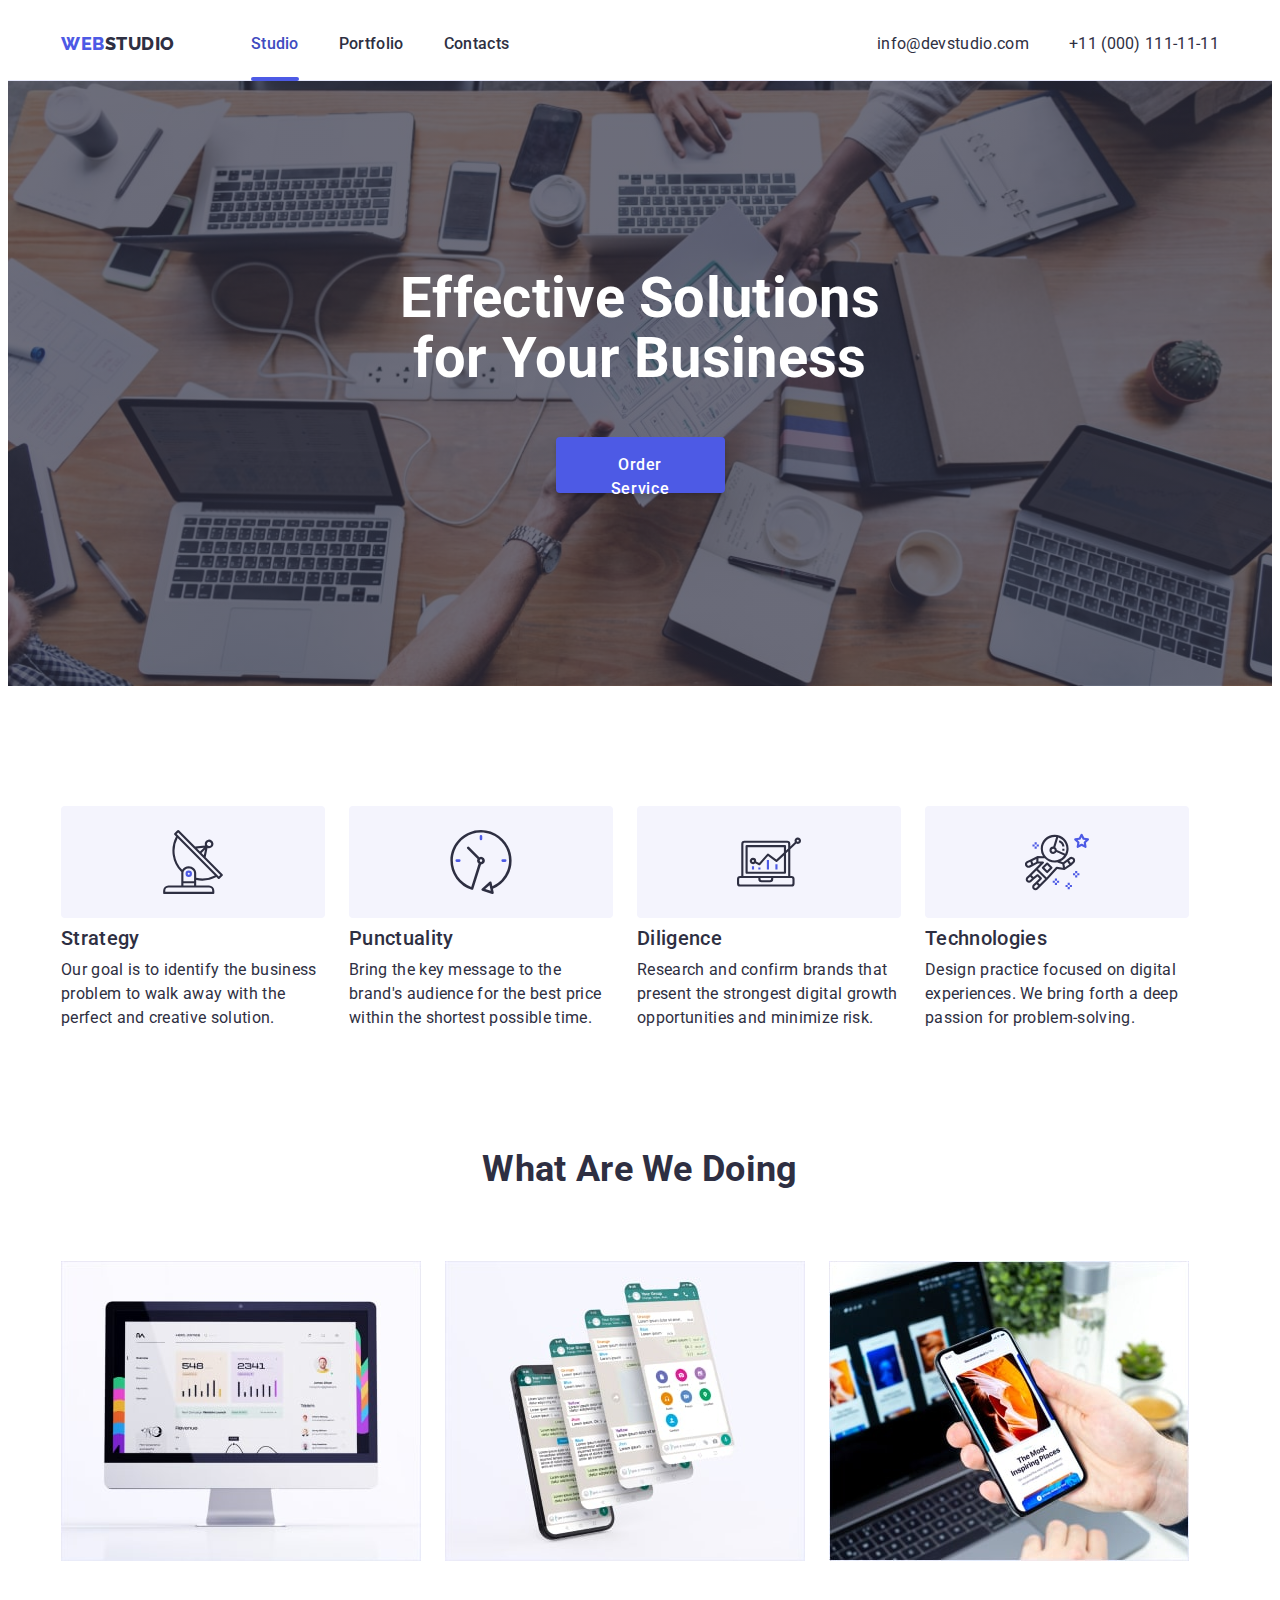
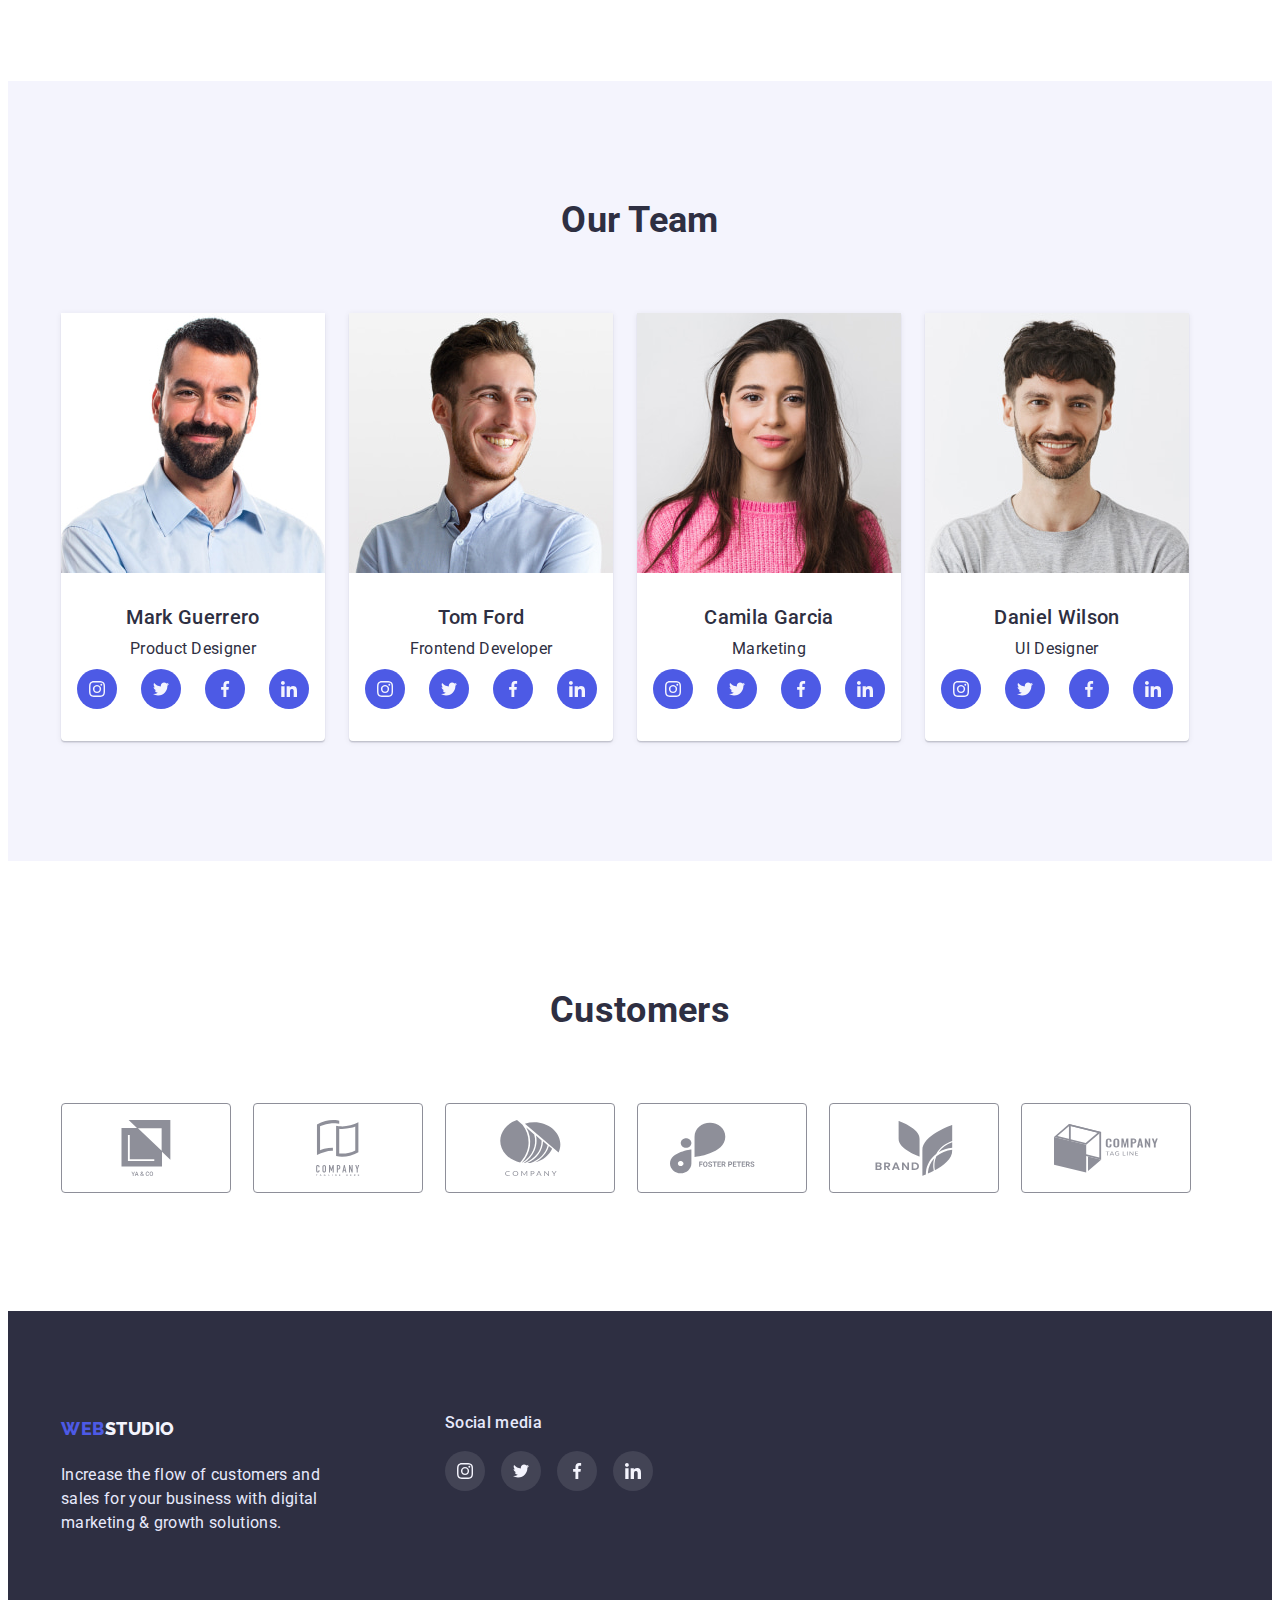
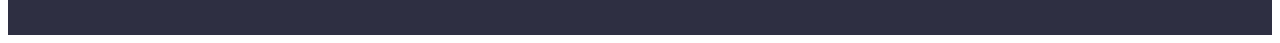
<file: index.html>
<!DOCTYPE html>
<html lang="en">
  <head>
    <meta charset="UTF-8" />
    <meta http-equiv="X-UA-Compatible" content="IE=edge" />
    <meta name="viewport" content="width=device-width, initial-scale=1.0" />
    <title>WEBSTUDIO</title>

    <link rel="preconnect" href="https://fonts.googleapis.com" />
    <link rel="preconnect" href="https://fonts.gstatic.com" crossorigin />
    <link
      href="https://fonts.googleapis.com/css2?family=Raleway:wght@800&family=Roboto:wght@400;500;700;900&display=swap"
      rel="stylesheet"
    />
    <link
      rel="stylesheet"
      href="https://cdnjs.cloudflare.com/ajax/libs/modern-normalize/1.1.0/modern-normalize.min.css"
      integrity="sha512-wpPYUAdjBVSE4KJnH1VR1HeZfpl1ub8YT/NKx4PuQ5NmX2tKuGu6U/JRp5y+Y8XG2tV+wKQpNHVUX03MfMFn9Q=="
      crossorigin="anonymous"
      referrerpolicy="no-referrer"
    />
    <link rel="stylesheet" href="./css/styles.css" />
  </head>

  <body>
    <!-- header -->

    <header class="header">
      <div class="container">
        <nav class="nav">
          <a href="./index.html" class="logo"
            ><span class="logo-color">WEB</span>STUDIO</a
          >
          <ul class="nav-list">
            <li class="item">
              <a href="./index.html" class="link current">Studio</a>
            </li>
            <li class="item">
              <a href="./Portfolio.html" class="link">Portfolio</a>
            </li>
            <li class="item"><a href="" class="link">Contacts</a></li>
          </ul>

          <address class="addres">
            <ul class="addres-list">
              <li class="item">
                <a href="mailto:info@devstudio.com" class="link"
                  >info@devstudio.com</a
                >
              </li>
              <li class="item">
                <a href="tel:+110001111111" class="link">+11 (000) 111-11-11</a>
              </li>
            </ul>
          </address>
        </nav>
      </div>
    </header>

    <!-- main -->

    <main class="main">
      <section class="main-section">
        <div class="container">
          <h1 class="main-title">
            Effective Solutions <br />
            for Your Business
          </h1>
          <button type="button" class="btn" data-modal-open>
            Order Service
          </button>
        </div>
      </section>

      <section class="advantage-section section">
        <div class="container">
          <h2 class="visually-hidden">Advantage</h2>
          <ul class="advantage-list">
            <li class="item">
              <div class="advantage-bg">
                <svg class="advantage-icon">
                  <use href="./images/icons.svg#icon-antenna"></use>
                </svg>
              </div>
              <h3 class="title">Strategy</h3>
              <p class="paragraph">
                Our goal is to identify the business problem to walk away with
                the perfect and creative solution.
              </p>
            </li>
            <li class="item">
              <div class="advantage-bg">
                <svg class="advantage-icon">
                  <use href="./images/icons.svg#icon-clock"></use>
                </svg>
              </div>
              <h3 class="title">Punctuality</h3>
              <p class="paragraph">
                Bring the key message to the brand's audience for the best price
                within the shortest possible time.
              </p>
            </li>
            <li class="item">
              <div class="advantage-bg">
                <svg class="advantage-icon">
                  <use href="./images/icons.svg#icon-diagram"></use>
                </svg>
              </div>
              <h3 class="title">Diligence</h3>
              <p class="paragraph">
                Research and confirm brands that present the strongest digital
                growth opportunities and minimize risk.
              </p>
            </li>
            <li class="item">
              <div class="advantage-bg">
                <svg class="advantage-icon">
                  <use href="./images/icons.svg#icon-astronaut"></use>
                </svg>
              </div>
              <h3 class="title">Technologies</h3>
              <p class="paragraph">
                Design practice focused on digital experiences. We bring forth a
                deep passion for problem-solving.
              </p>
            </li>
          </ul>
        </div>
      </section>

      <section class="galery-section section">
        <div class="container">
          <h2 class="title-section">What Are We Doing</h2>
          <ul class="galery-list">
            <li class="item">
              <img src="./images/img1-stats.jpg" alt="stats" width="360" />
            </li>
            <li class="item">
              <img src="./images/img2-chat.jpg" alt="chat" width="360" />
            </li>
            <li class="item">
              <img
                src="./images/img3-recommended.jpg"
                alt="recommended"
                width="360"
              />
            </li>
          </ul>
        </div>
      </section>

      <section class="team-section section">
        <div class="container">
          <h2 class="title-section">Our Team</h2>
          <ul class="team-list">
            <li class="item team">
              <img
                src="./images/1-Mark-Guerrero.jpg"
                alt="Mark-Guerrero"
                width="264"
              />
              <div class="team-text-box">
                <h3 class="title">Mark Guerrero</h3>
                <p class="paragraph">Product Designer</p>
                <ul class="team-soc-list">
                  <li class="team-soc-item">
                    <a
                      href="https://www.instagram.com/"
                      class="team-soc-link"
                      target="_blank"
                      rel="noopener noreferrer"
                    >
                      <svg class="team-soc-icon">
                        <use href="./images/icons.svg#icon-instagram"></use>
                      </svg>
                    </a>
                  </li>
                  <li class="team-soc-item">
                    <a
                      href="https://twitter.com/"
                      class="team-soc-link"
                      target="_blank"
                      rel="noopener noreferrer"
                    >
                      <svg class="team-soc-icon">
                        <use href="./images/icons.svg#icon-twitter"></use>
                      </svg>
                    </a>
                  </li>
                  <li class="team-soc-item">
                    <a
                      href="https://facebook.com/"
                      class="team-soc-link"
                      target="_blank"
                      rel="noopener noreferrer"
                    >
                      <svg class="team-soc-icon">
                        <use href="./images/icons.svg#icon-facebook"></use>
                      </svg>
                    </a>
                  </li>
                  <li class="team-soc-item">
                    <a
                      href="https://linkedin.com/"
                      class="team-soc-link"
                      target="_blank"
                      rel="noopener noreferrer"
                    >
                      <svg class="team-soc-icon">
                        <use href="./images/icons.svg#icon-linkedin"></use>
                      </svg>
                    </a>
                  </li>
                </ul>
              </div>
            </li>
            <li class="item team">
              <img src="./images/2-Tom-Ford.jpg" alt="Tom-Ford" width="264" />
              <div class="team-text-box">
                <h3 class="title">Tom Ford</h3>
                <p class="paragraph">Frontend Developer</p>
                <ul class="team-soc-list">
                  <li class="team-soc-item">
                    <a
                      href="https://www.instagram.com/"
                      class="team-soc-link"
                      target="_blank"
                      rel="noopener noreferrer"
                    >
                      <svg class="team-soc-icon">
                        <use href="./images/icons.svg#icon-instagram"></use>
                      </svg>
                    </a>
                  </li>
                  <li class="team-soc-item">
                    <a
                      href="https://twitter.com/"
                      class="team-soc-link"
                      target="_blank"
                      rel="noopener noreferrer"
                    >
                      <svg class="team-soc-icon">
                        <use href="./images/icons.svg#icon-twitter"></use>
                      </svg>
                    </a>
                  </li>
                  <li class="team-soc-item">
                    <a
                      href="https://facebook.com/"
                      class="team-soc-link"
                      target="_blank"
                      rel="noopener noreferrer"
                    >
                      <svg class="team-soc-icon">
                        <use href="./images/icons.svg#icon-facebook"></use>
                      </svg>
                    </a>
                  </li>
                  <li class="team-soc-item">
                    <a
                      href="https://linkedin.com/"
                      class="team-soc-link"
                      target="_blank"
                      rel="noopener noreferrer"
                    >
                      <svg class="team-soc-icon">
                        <use href="./images/icons.svg#icon-linkedin"></use>
                      </svg>
                    </a>
                  </li>
                </ul>
              </div>
            </li>
            <li class="item team">
              <img
                src="./images/3-Camila-Garcia.jpg"
                alt="Camila-Garcia"
                width="264"
              />
              <div class="team-text-box">
                <h3 class="title">Camila Garcia</h3>
                <p class="paragraph">Marketing</p>
                <ul class="team-soc-list">
                  <li class="team-soc-item">
                    <a
                      href="https://www.instagram.com/"
                      class="team-soc-link"
                      target="_blank"
                      rel="noopener noreferrer"
                    >
                      <svg class="team-soc-icon">
                        <use href="./images/icons.svg#icon-instagram"></use>
                      </svg>
                    </a>
                  </li>
                  <li class="team-soc-item">
                    <a
                      href="https://twitter.com/"
                      class="team-soc-link"
                      target="_blank"
                      rel="noopener noreferrer"
                    >
                      <svg class="team-soc-icon">
                        <use href="./images/icons.svg#icon-twitter"></use>
                      </svg>
                    </a>
                  </li>
                  <li class="team-soc-item">
                    <a
                      href="https://facebook.com/"
                      class="team-soc-link"
                      target="_blank"
                      rel="noopener noreferrer"
                    >
                      <svg class="team-soc-icon">
                        <use href="./images/icons.svg#icon-facebook"></use>
                      </svg>
                    </a>
                  </li>
                  <li class="team-soc-item">
                    <a
                      href="https://linkedin.com/"
                      class="team-soc-link"
                      target="_blank"
                      rel="noopener noreferrer"
                    >
                      <svg class="team-soc-icon">
                        <use href="./images/icons.svg#icon-linkedin"></use>
                      </svg>
                    </a>
                  </li>
                </ul>
              </div>
            </li>
            <li class="item team">
              <img
                src="./images/4-DanielWilson.jpg"
                alt="Daniel-Wilson"
                width="264"
              />
              <div class="team-text-box">
                <h3 class="title">Daniel Wilson</h3>
                <p class="paragraph">UI Designer</p>
                <ul class="team-soc-list">
                  <li class="team-soc-item">
                    <a
                      href="https://www.instagram.com/"
                      class="team-soc-link"
                      target="_blank"
                      rel="noopener noreferrer"
                    >
                      <svg class="team-soc-icon">
                        <use href="./images/icons.svg#icon-instagram"></use>
                      </svg>
                    </a>
                  </li>
                  <li class="team-soc-item">
                    <a
                      href="https://twitter.com/"
                      class="team-soc-link"
                      target="_blank"
                      rel="noopener noreferrer"
                    >
                      <svg class="team-soc-icon">
                        <use href="./images/icons.svg#icon-twitter"></use>
                      </svg>
                    </a>
                  </li>
                  <li class="team-soc-item">
                    <a
                      href="https://facebook.com/"
                      class="team-soc-link"
                      target="_blank"
                      rel="noopener noreferrer"
                    >
                      <svg class="team-soc-icon">
                        <use href="./images/icons.svg#icon-facebook"></use>
                      </svg>
                    </a>
                  </li>
                  <li class="team-soc-item">
                    <a
                      href="https://linkedin.com/"
                      class="team-soc-link"
                      target="_blank"
                      rel="noopener noreferrer"
                    >
                      <svg class="team-soc-icon">
                        <use href="./images/icons.svg#icon-linkedin"></use>
                      </svg>
                    </a>
                  </li>
                </ul>
              </div>
            </li>
          </ul>
        </div>
      </section>
      <section class="customers">
        <div class="container">
          <h2 class="customers-title">Customers</h2>
          <ul class="customers-list">
            <li class="customers-item">
              <a
                href=""
                class="customers-link"
                target="_blank"
                rel="noopener noreferrer"
              >
                <svg class="customers-icon">
                  <use href="./images/icons.svg#icon-company1"></use>
                </svg>
              </a>
            </li>
            <li class="customers-item">
              <a
                href=""
                class="customers-link"
                target="_blank"
                rel="noopener noreferrer"
              >
                <svg class="customers-icon">
                  <use href="./images/icons.svg#icon-company2"></use>
                </svg>
              </a>
            </li>
            <li class="customers-item">
              <a
                href=""
                class="customers-link"
                target="_blank"
                rel="noopener noreferrer"
              >
                <svg class="customers-icon">
                  <use href="./images/icons.svg#icon-company3"></use>
                </svg>
              </a>
            </li>
            <li class="customers-item">
              <a
                href=""
                class="customers-link"
                target="_blank"
                rel="noopener noreferrer"
              >
                <svg class="customers-icon">
                  <use href="./images/icons.svg#icon-company4"></use>
                </svg>
              </a>
            </li>
            <li class="customers-item">
              <a
                href=""
                class="customers-link"
                target="_blank"
                rel="noopener noreferrer"
              >
                <svg class="customers-icon">
                  <use href="./images/icons.svg#icon-company5"></use>
                </svg>
              </a>
            </li>
            <li class="customers-item">
              <a
                href=""
                class="customers-link"
                target="_blank"
                rel="noopener noreferrer"
              >
                <svg class="customers-icon">
                  <use href="./images/icons.svg#icon-company6"></use>
                </svg>
              </a>
            </li>
          </ul>
        </div>
      </section>
    </main>

    <!-- footer -->

    <footer class="footer">
      <div class="container">
        <div class="footer-logo-box">
          <a href="./index.html" class="logo logo-footer"
            ><span class="logo-color">WEB</span>STUDIO</a
          >
          <p class="paragraph paragraph-color">
            Increase the flow of customers and sales for your business with
            digital marketing & growth solutions.
          </p>
        </div>
        <div class="footer-soc-box">
          <h2 class="footer-soc-title">Social media</h2>
          <ul class="footer-soc-list">
            <li class="footer-soc-item">
              <a
                class="footer-soc-link"
                href="https://www.instagram.com/"
                target="_blank"
                rel="noopener noreferrer"
              >
                <svg class="footer-soc-icon">
                  <use href="./images/icons.svg#icon-instagram"></use>
                </svg>
              </a>
            </li>
            <li class="footer-soc-item">
              <a
                class="footer-soc-link"
                href="https://twitter.com/"
                target="_blank"
                rel="noopener noreferrer"
              >
                <svg class="footer-soc-icon">
                  <use href="./images/icons.svg#icon-twitter"></use>
                </svg>
              </a>
            </li>
            <li class="footer-soc-item">
              <a
                class="footer-soc-link"
                href="https://facebook.com/"
                target="_blank"
                rel="noopener noreferrer"
              >
                <svg class="footer-soc-icon">
                  <use href="./images/icons.svg#icon-facebook"></use>
                </svg>
              </a>
            </li>
            <li class="footer-soc-item">
              <a
                class="footer-soc-link"
                href="https://linkedin.com/"
                target="_blank"
                rel="noopener noreferrer"
              >
                <svg class="footer-soc-icon">
                  <use href="./images/icons.svg#icon-linkedin"></use>
                </svg>
              </a>
            </li>
          </ul>
        </div>
      </div>
    </footer>

    <!-- modal -->

    <div class="backdrop is-hidden" data-modal>
      <div class="modal">
        <button type="button" class="modal-btn" data-modal-close>
          <svg class="icon-modal-close-btn">
            <use href="./images/icons.svg#icon-modal-close-btn"></use>
          </svg>
        </button>
      </div>
    </div>

    <script src="./js/modal.js"></script>
  </body>
</html>
</file>
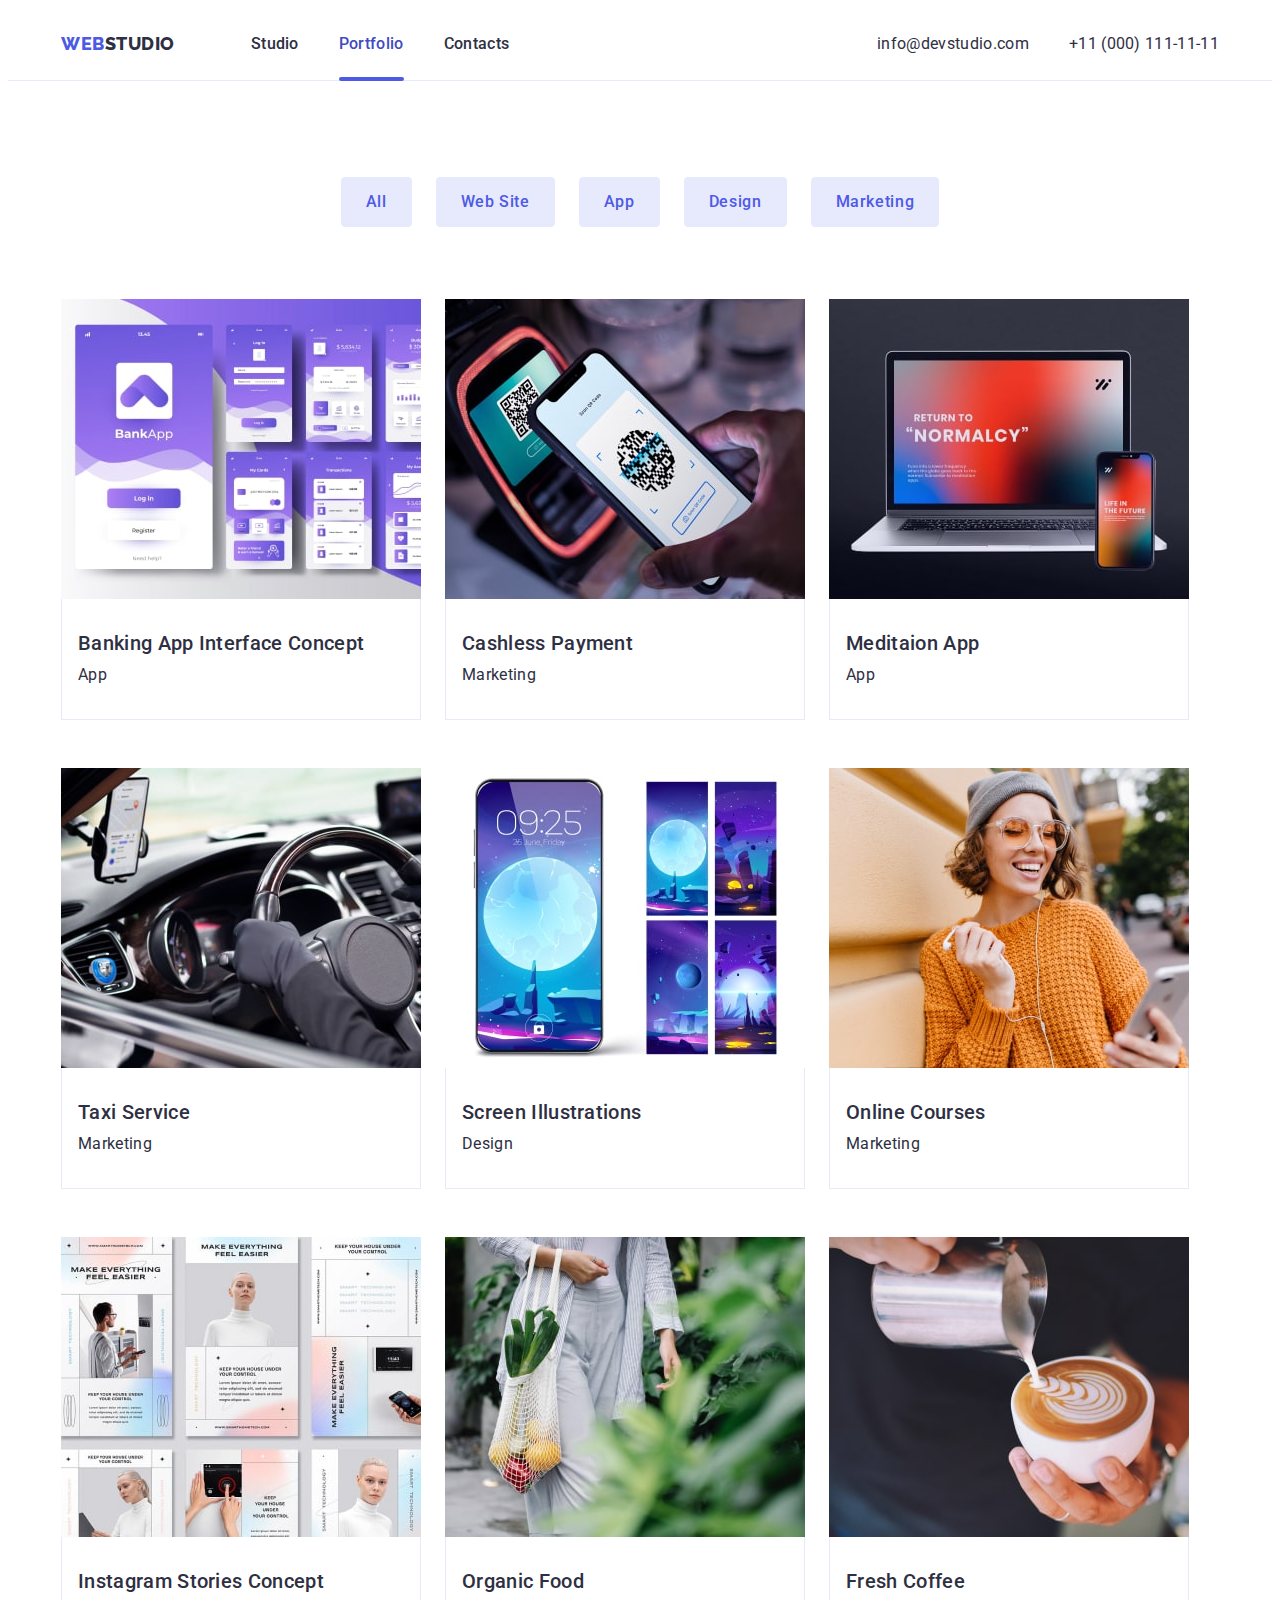
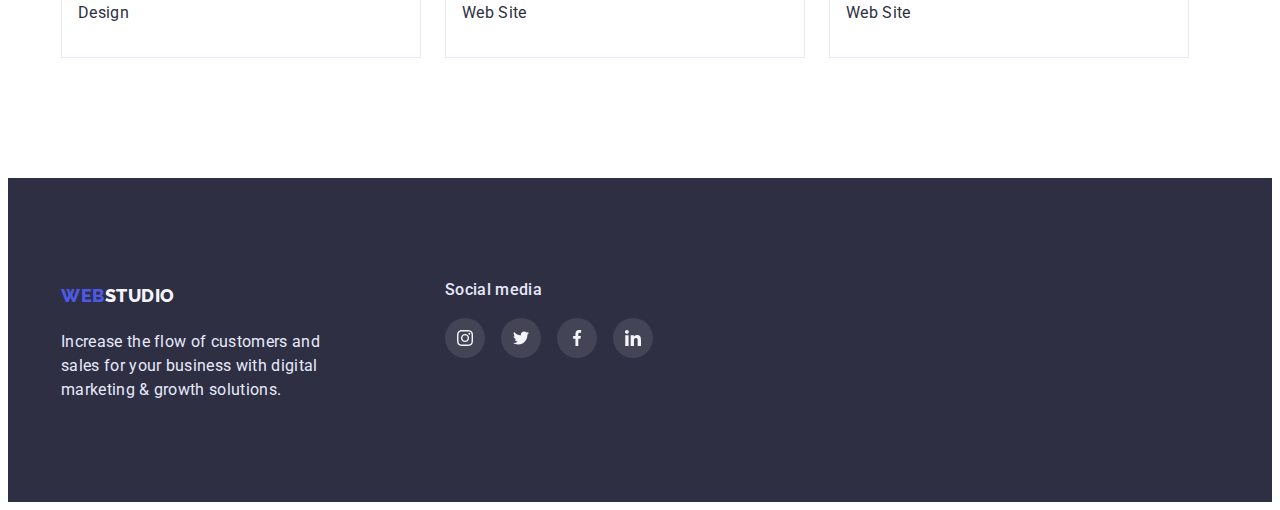
<file: Portfolio.html>
<!DOCTYPE html>
<html lang="en">
  <head>
    <meta charset="UTF-8" />
    <meta http-equiv="X-UA-Compatible" content="IE=edge" />
    <meta name="viewport" content="width=device-width, initial-scale=1.0" />
    <title>WEBSTUDIO</title>

    <link rel="preconnect" href="https://fonts.googleapis.com" />
    <link rel="preconnect" href="https://fonts.gstatic.com" crossorigin />
    <link
      href="https://fonts.googleapis.com/css2?family=Raleway:wght@800&family=Roboto:wght@400;500;700;900&display=swap"
      rel="stylesheet"
    />
    <link
      rel="stylesheet"
      href="https://cdnjs.cloudflare.com/ajax/libs/modern-normalize/1.1.0/modern-normalize.min.css"
      integrity="sha512-wpPYUAdjBVSE4KJnH1VR1HeZfpl1ub8YT/NKx4PuQ5NmX2tKuGu6U/JRp5y+Y8XG2tV+wKQpNHVUX03MfMFn9Q=="
      crossorigin="anonymous"
      referrerpolicy="no-referrer"
    />
    <link rel="stylesheet" href="./css/styles.css" />
  </head>

  <body>
    <!-- header -->

    <header class="header">
      <div class="container">
        <nav class="nav">
          <a href="./index.html" class="logo"
            ><span class="logo-color">WEB</span>STUDIO</a
          >
          <ul class="nav-list">
            <li class="item">
              <a href="./index.html" class="link">Studio</a>
            </li>
            <li class="item">
              <a href="./Portfolio.html" class="link current">Portfolio</a>
            </li>
            <li class="item"><a href="" class="link">Contacts</a></li>
          </ul>

          <address class="addres">
            <ul class="addres-list">
              <li class="item">
                <a href="mailto:info@devstudio.com" class="link"
                  >info@devstudio.com</a
                >
              </li>
              <li class="item">
                <a href="tel:+110001111111" class="link">+11 (000) 111-11-11</a>
              </li>
            </ul>
          </address>
        </nav>
      </div>
    </header>

    <!-- main -->

    <main>
      <section class="portfolio">
        <div class="container">
          <h1 class="visually-hidden">Portfolio</h1>
          <ul class="btn-list">
            <li class="item">
              <button type="button" class="btn">All</button>
            </li>
            <li class="item">
              <button type="button" class="btn">Web Site</button>
            </li>
            <li class="item"><button type="button" class="btn">App</button></li>
            <li class="item">
              <button type="button" class="btn">Design</button>
            </li>
            <li class="item">
              <button type="button" class="btn">Marketing</button>
            </li>
          </ul>
          <ul class="portfolio-list">
            <li class="item">
              <a class="link" href="#">
                <div class="portfolio-img">
                  <img
                    src="./images/Banking-App-Interface-Concept.jpg"
                    alt="Banking App Interface Concept"
                    width="360"
                    height="300"
                  />
                  <p class="portfolio-img-text">
                    14 Stylish and User-Friendly App Design Concepts · Task Manager App · Calorie Tracker App · Exotic Fruit Ecommerce App · Cloud Storage App
                  </p>
                </div>
                <div class="portfolio-text">
                  <h2 class="title">Banking App Interface Concept</h2>
                  <p class="paragraph">App</p>
                </div>
              </a>
            </li>
            <li class="item">
              <a class="link" href="#">
                <div class="portfolio-img">
                  <img
                    src="./images/Cashless-Payment.jpg"
                    alt="Cashless Payment"
                    width="360"
                    height="300"
                  />
                  <p class="portfolio-img-text">
                    14 Stylish and User-Friendly App Design Concepts · Task Manager App · Calorie Tracker App · Exotic Fruit Ecommerce App · Cloud Storage App
                  </p>
                </div>
                <div class="portfolio-text">
                  <h2 class="title">Cashless Payment</h2>
                  <p class="paragraph">Marketing</p>
                </div>
              </a>
            </li>
            <li class="item">
              <a class="link" href="#">
                <div class="portfolio-img">
                  <img
                    src="./images/Meditaion-App.jpg"
                    alt="Meditaion App"
                    width="360"
                    height="300"
                  />
                  <p class="portfolio-img-text">
                    14 Stylish and User-Friendly App Design Concepts · Task Manager App · Calorie Tracker App · Exotic Fruit Ecommerce App · Cloud Storage App
                  </p>
                </div>
                <div class="portfolio-text">
                  <h2 class="title">Meditaion App</h2>
                  <p class="paragraph">App</p>
                </div></a
              >
            </li>
            <li class="item">
              <a class="link" href="#">
                <div class="portfolio-img">
                  <img
                    src="./images/Taxi-Service.jpg"
                    alt="Taxi Service"
                    width="360"
                    height="300"
                  />
                  <p class="portfolio-img-text">
                    14 Stylish and User-Friendly App Design Concepts · Task Manager App · Calorie Tracker App · Exotic Fruit Ecommerce App · Cloud Storage App
                  </p>
                </div>
                <div class="portfolio-text">
                  <h2 class="title">Taxi Service</h2>
                  <p class="paragraph">Marketing</p>
                </div></a
              >
            </li>
            <li class="item">
              <a class="link" href="#">
                <div class="portfolio-img">
                  <img
                    src="./images/Screen-Illustrations.jpg"
                    alt="Screen Illustrations"
                    width="360"
                    height="300"
                  />
                  <p class="portfolio-img-text">
                    14 Stylish and User-Friendly App Design Concepts · Task Manager App · Calorie Tracker App · Exotic Fruit Ecommerce App · Cloud Storage App
                  </p>
                </div>
                <div class="portfolio-text">
                  <h2 class="title">Screen Illustrations</h2>
                  <p class="paragraph">Design</p>
                </div></a
              >
            </li>
            <li class="item">
              <a class="link" href="#">
                <div class="portfolio-img">
                  <img
                    src="./images/Online-Courses.jpg"
                    alt="Online Courses"
                    width="360"
                    height="300"
                  />
                  <p class="portfolio-img-text">
                    14 Stylish and User-Friendly App Design Concepts · Task Manager App · Calorie Tracker App · Exotic Fruit Ecommerce App · Cloud Storage App
                  </p>
                </div>
                <div class="portfolio-text">
                  <h2 class="title">Online Courses</h2>
                  <p class="paragraph">Marketing</p>
                </div></a
              >
            </li>
            <li class="item">
              <a class="link" href="#"></a>
                <div class="portfolio-img">
                  <img
                    src="./images/Instagram-Stories-Concept.jpg"
                    alt="Instagram Stories Concept"
                    width="360"
                    height="300"
                  />
                  <p class="portfolio-img-text">
                    14 Stylish and User-Friendly App Design Concepts · Task Manager App · Calorie Tracker App · Exotic Fruit Ecommerce App · Cloud Storage App
                  </p>
                </div>
                <div class="portfolio-text">
                  <h2 class="title">Instagram Stories Concept</h2>
                  <p class="paragraph">Design</p>
                </div></a
              >
            </li>
            <li class="item">
              <a class="link" href="#"
                >
                <div class="portfolio-img">
                  <img
                  src="./images/Organic-Food.jpg"
                  alt="Organic Food"
                  width="360"
                  height="300"
                />
                  <p class="portfolio-img-text">
                   14 Stylish and User-Friendly App Design Concepts · Task Manager App · Calorie Tracker App · Exotic Fruit Ecommerce App · Cloud Storage App
                  </p>
                </div>
                <div class="portfolio-text">
                  <h2 class="title">Organic Food</h2>
                  <p class="paragraph">Web Site</p>
                </div></a
              >
            </li>
            <li class="item">
              <a class="link" href="#"
                >
                <div class="portfolio-img">
                  <img
                  src="./images/Fresh-Coffee.jpg"
                  alt="Fresh Coffee"
                  width="360"
                  height="300"
                />
                 <p class="portfolio-img-text">
                   14 Stylish and User-Friendly App Design Concepts · Task Manager App · Calorie Tracker App · Exotic Fruit Ecommerce App · Cloud Storage App
                  </p>
                </div>
                <div class="portfolio-text">
                  <h2 class="title">Fresh Coffee</h2>
                  <p class="paragraph">Web Site</p>
                </div></a
              >
            </li>
          </ul>
        </div>
      </section>
    </main>

    <!-- footer -->

    <footer class="footer">
      <div class="container">
        <div class="footer-logo-box">
          <a href="./index.html" class="logo logo-footer"
            ><span class="logo-color">WEB</span>STUDIO</a
          >
          <p class="paragraph paragraph-color">
            Increase the flow of customers and sales for your business with
            digital marketing & growth solutions.
          </p>
        </div>
        <div class="footer-soc-box">
          <h2 class="footer-soc-title">Social media</h2>
          <ul class="footer-soc-list">
            <li class="footer-soc-item">
              <a
                class="footer-soc-link"
                href="https://www.instagram.com/"
                target="_blank"
                rel="noopener noreferrer"
              >
                <svg class="footer-soc-icon">
                  <use href="./images/icons.svg#icon-instagram"></use>
                </svg>
              </a>
            </li>
            <li class="footer-soc-item">
              <a
                class="footer-soc-link"
                href="https://twitter.com/"
                target="_blank"
                rel="noopener noreferrer"
              >
                <svg class="footer-soc-icon">
                  <use href="./images/icons.svg#icon-twitter"></use>
                </svg>
              </a>
            </li>
            <li class="footer-soc-item">
              <a
                class="footer-soc-link"
                href="https://facebook.com/"
                target="_blank"
                rel="noopener noreferrer"
              >
                <svg class="footer-soc-icon">
                  <use href="./images/icons.svg#icon-facebook"></use>
                </svg>
              </a>
            </li>
            <li class="footer-soc-item">
              <a
                class="footer-soc-link"
                href="https://linkedin.com/"
                target="_blank"
                rel="noopener noreferrer"
              >
                <svg class="footer-soc-icon">
                  <use href="./images/icons.svg#icon-linkedin"></use>
                </svg>
              </a>
            </li>
          </ul>
        </div>
      </div>
    </footer>
  </body>
</html>
</file>
<file: css/styles.css>
/* шрифт
 font-family: "Raleway", sans-serif;
font-family: "Roboto", sans-serif; */

/* головний колір шрифту #2E2F42 */
/* другий колір шрифту  #434455 */
/* колір шрифту у футері #E7E9FC */
/* колір шрифту основного заголовку #FFFFFF */
/* колір шрифту лого #4D5AE5 та #2E2F42 */
/* колір головного бекграунду #FFFFFF */
/* колір другого бекграунду #2E2F42 */
/* колір третього бекграунду #F4F4FD */
/* Колір кнопок у портфоліо #F4F4FD */
/* колір нажатої кнопки #404BBF */
/* колір нажатої кнопки у футорі #31D0AA */

:root {
  --activ-btn-color: #404bbf;
  --second-activ-btn-color: #31d0aa;
  --primary-text-color: #2e2f42;
  --second-text-color: #434455;
  --footer-text-color: #e7e9fc;
  --main-title-text-color: #ffffff;
  --accent-text-color: #4d5ae5;
  --bg-color-sectin: #f4f4fd;
  --customers-color: #8e8f99;
  --gradient: linear-gradient(rgba(46, 47, 66, 0.7), rgba(46, 47, 66, 0.7));
  --cubic-anim: cubic-bezier(0.4, 0, 0.2, 1);
}

body {
  font-family: "Roboto", sans-serif;
  color: var(--primary-text-color);
  font-weight: 400;
  letter-spacing: 0.02em;
}

.visually-hidden {
  position: absolute;
  white-space: nowrap;
  width: 1px;
  height: 1px;
  overflow: hidden;
  border: 0;
  padding: 0;
  clip: rect(0 0 0 0);
  clip-path: inset(50%);
  margin: -1px;
}

.item {
  list-style: none;
}

.title {
  font-weight: 500;
  font-size: 20px;
  line-height: 1.2;
}

.paragraph {
  font-size: 16px;
  line-height: 1.5;
}

img {
  display: block;
  max-width: 100%;
  height: auto;
}

.container {
  width: 100%;
  max-width: 1158px;
  padding-left: 15px;
  padding-right: 15px;
  margin: 0 auto;
}

p,
h1,
h2,
h3,
h4,
h5,
h6 {
  margin: 0;
}

ul {
  margin: 0;
  padding-left: 0;
}

/* ----------------header --------------*/
.header {
  border-bottom: 1px solid var(--footer-text-color);
}

.nav {
  display: flex;
  align-items: center;
  height: 72px;
}

.nav-list {
  display: flex;
  margin-left: 76px;
}

.nav-list .item + .item {
  margin-left: 40px;
}

.addres {
  margin-left: auto;
}

.addres-list {
  display: flex;
}

.addres-list .item + .item {
  margin-left: 40px;
}

.logo {
  color: var(--primary-text-color);
  text-decoration: none;
  font-family: "Raleway", sans-serif;
  font-weight: 800;
  font-size: 18px;
  line-height: 2;
  letter-spacing: 0.03em;
}

.logo .logo-color {
  color: var(--accent-text-color);
}

.nav .link {
  display: block;
  color: var(--primary-text-color);
  font-weight: 500;
  text-decoration: none;
  font-size: 16px;
  line-height: 1.5;
  padding-top: 24px;
  padding-bottom: 24px;

  transition-property: color;
  transition-duration: 250ms;
  transition-timing-function: var(--cubic-anim);
}

.nav .link:focus,
.nav .link:hover,
.link.current {
  color: var(--activ-btn-color);
}

.nav-list .item {
  position: relative;
}

.current::after {
  position: absolute;
  content: "";
  width: 100%;
  height: 4px;
  border-radius: 2px;
  background-color: var(--accent-text-color);
  bottom: -1px;
  left: 0;
}

.addres .link {
  color: inherit;
  text-decoration: none;
  font-weight: normal;
  font-style: normal;
  font-size: 16px;
  line-height: 1.5;

  transition-property: color;
  transition-duration: 250ms;
  transition-timing-function: var(--cubic-anim);
}

.addres .link:hover,
.addres .link:focus {
  color: var(--accent-text-color);
}

/* -------------------main---------------- */

/* --------hero------- */
.main-section {
  max-width: 1440px;
  margin: 0 auto;
  padding-top: 188px;
  padding-bottom: 188px;
  text-align: center;

  background-color: var(--primary-text-color);
  background-image: var(--gradient), url(../images/people-office.jpg);
  background-position: center;
  background-size: cover;
}

.main-title {
  color: var(--main-title-text-color);
  font-weight: 700;
  font-size: 56px;
  line-height: 1.07;
}

.main-section .btn {
  margin-top: 48px;
  padding: 16px 31px;

  color: var(--main-title-text-color);
  font-family: inherit;
  font-weight: 500;
  font-size: 16px;
  line-height: 1.5;
  letter-spacing: 0.04em;

  width: 169px;
  height: 56px;
  background-color: var(--accent-text-color);
  cursor: pointer;
  border: none;
  border-radius: 4px;
  box-shadow: 0px 4px 4px rgba(0, 0, 0, 0.15);

  transition-property: background-color;
  transition-duration: 250ms;
  transition-timing-function: var(--cubic-anim);
}

.main-section .btn:hover,
.main-section .btn:focus {
  background-color: var(--activ-btn-color);
}

/* --------modal------- */

.backdrop {
  position: fixed;
  top: 0;
  left: 0;
  width: 100%;
  height: 100%;
  background-color: rgba(46, 47, 66, 0.4);

  transition-property: opacity visibility;
  transition-duration: 250ms;
  transition-timing-function: var(--cubic-anim);
}

.is-hidden {
  opacity: 0;
  visibility: hidden;
  pointer-events: none;
}

.modal {
  position: absolute;
  top: 50%;
  left: 50%;
  transform: translate(-50%, -50%) scaleX(1);
  transition: transform 250ms var(--cubic-anim);

  width: 408px;
  height: 576px;

  background-color: var(--bg-color-sectin);
  box-shadow: 0px 1px 1px rgba(0, 0, 0, 0.14), 0px 1px 3px rgba(0, 0, 0, 0.12),
    0px 2px 1px rgba(0, 0, 0, 0.2);
  border-radius: 4px;
}

.backdrop.is-hidden .modal {
  transform: translate(-50%, -100%) scaleX(0);
}


.modal-btn {
  position: absolute;
  top: 24px;
  right: 24px;

  width: 24px;
  height: 24px;
  display: flex;
  align-items: center;
  justify-content: center;

  background-color: var(--footer-text-color);
  border: 1px solid;
  border-radius: 50%;
  border-color: rgba(0, 0, 0, 0.1);
  cursor: pointer;

  fill: var(--primary-text-color);
}

.icon-modal-close-btn {
  width: 8px;
  height: 8px;
}

.modal-btn:hover,
.modal-btn:focus {
  background-color: var(--activ-btn-color);
  border-color: var(--activ-btn-color);
  fill: var(--main-title-text-color);
}

/* --------advantage------- */

.section {
  padding-top: 120px;
  padding-bottom: 120px;
}

.advantage-list {
  display: flex;
  flex-wrap: wrap;
  gap: 24px;
}

.advantage-list .item {
  width: 264px;
}

.advantage-list .title {
  margin-bottom: 8px;
}

.advantage-bg {
  display: flex;
  align-items: center;
  justify-content: center;
  width: 264px;
  height: 112px;
  background-color: var(--bg-color-sectin);
  border-radius: 4px;
  margin-bottom: 8px;
}

.advantage-icon {
  width: 64px;
  height: 64px;
}

/* --------galery------- */

.galery-section {
  text-align: center;
  padding-top: 0;
}

.galery-list {
  display: flex;
  flex-wrap: wrap;
  gap: 24px;
  margin-top: 72px;
  display: flex;
}

.galery-list .item {
  width: calc(100% - 48 / 3);
}

/* --------Team------- */

.team-section {
  background-color: var(--bg-color-sectin);
}

.title-section {
  font-weight: 700;
  font-size: 36px;
  line-height: 1.1;
  text-align: center;
}

.team-list {
  display: flex;
  flex-wrap: wrap;
  gap: 24px;
  margin-top: 72px;
  text-align: center;
}

.team-list .item {
  width: calc(100% -72px / 4);
  border-radius: 0px 0px 4px 4px;
  box-shadow: 0px 1px 6px rgba(46, 47, 66, 0.08),
    0px 1px 1px rgba(46, 47, 66, 0.16), 0px 2px 1px rgba(46, 47, 66, 0.08);
}

.team {
  background-color: var(--main-title-text-color);
}

.team-text-box {
  padding: 32px 16px;
}

.team-list .title {
  margin-bottom: 8px;
}

.team-soc-list {
  display: flex;
  align-items: center;
  justify-content: space-between;
  margin-top: 8px;
  list-style: none;
}

.team-soc-item {
  width: 40px;
  height: 40px;
}

.team-soc-link {
  display: flex;
  width: inherit;
  height: inherit;
  background-color: var(--accent-text-color);
  border-radius: 50%;
  justify-content: center;
  align-items: center;

  transition-property: background-color;
  transition-duration: 250ms;
  transition-timing-function: var(--cubic-anim);
}

.team-soc-link:hover,
.team-soc-link:focus {
  background-color: var(--activ-btn-color);
}

.team-soc-icon {
  width: 16px;
  height: 16px;
}

/* ---------customers---------- */

.customers {
  padding: 130px 0 120px 0;
}

.customers-title {
  font-weight: 700;
  font-size: 36px;
  line-height: 1.1;
  text-align: center;
  margin-bottom: 72px;
}

.customers-list {
  display: flex;
  flex-wrap: wrap;
  row-gap: 24px;
  gap: 24px;
  list-style: none;
}

.customers-item {
  width: 168px;
  height: 88px;
}

.customers-link {
  display: flex;
  justify-content: center;
  align-items: center;

  width: inherit;
  height: inherit;
  border: 1px solid var(--customers-color);
  border-radius: 4px;
  fill: var(--customers-color);

  transition-property: fill border;
  transition-duration: 250ms;
  transition-timing-function: var(--cubic-anim);
}

.customers-link:hover,
.customers-link:focus {
  border: 1px solid var(--activ-btn-color);
  fill: var(--activ-btn-color);
}

.customers-icon {
  width: 104px;
  height: 56px;
}

/* -----------------footer------------------ */

.footer {
  background-color: var(--primary-text-color);
  padding-top: 100px;
  padding-bottom: 100px;
}

.logo-footer {
  color: var(--bg-color-sectin);
}

.paragraph-color {
  margin-top: 16px;
  width: 264px;
  color: var(--footer-text-color);
}

.footer .container {
  display: flex;
  flex-wrap: wrap;
  gap: 120px;
  row-gap: 24px;
}

.footer-logo-box {
}

.footer-soc-box {
}

.footer-soc-title {
  color: var(--footer-text-color);
  font-weight: 500;
  font-size: 16px;
  line-height: 1.5;
  letter-spacing: 0.02em;
  margin-bottom: 16px;
}

.footer-soc-list {
  display: flex;
  align-items: center;
  gap: 16px;
  list-style: none;
}

.footer-soc-item {
  width: 40px;
  height: 40px;
}

.footer-soc-link {
  display: flex;
  width: inherit;
  height: inherit;
  background-color: var(--second-text-color);
  border-radius: 50%;
  justify-content: center;
  align-items: center;

  transition-property: background-color;
  transition-duration: 250ms;
  transition-timing-function: var(--cubic-anim);
}

.footer-soc-link:hover,
.footer-soc-link:focus {
  background-color: var(--second-activ-btn-color);
}

.footer-soc-icon {
  width: 16px;
  height: 16px;
}

/* ------------------Portfolio---------------- */

.portfolio {
  padding-top: 96px;
  padding-bottom: 120px;
}

.btn-list {
  display: flex;
  justify-content: center;
}

.btn-list .item + .item {
  margin-left: 24px;
}

.portfolio .btn {
  font-family: inherit;
  color: var(--accent-text-color);
  font-weight: 500;
  font-size: 16px;
  line-height: 1.5;
  letter-spacing: 0.04em;

  background-color: var(--footer-text-color);
  padding: 12px 24px 12px 24px;
  cursor: pointer;
  border: 1px solid var(--footer-text-color);
  border-radius: 4px;

  transition-property: background-color color border box-shadow;
  transition-duration: 250ms;
  transition-timing-function: var(--cubic-anim);
}

.portfolio .btn:hover,
.portfolio .btn:focus {
  color: var(--main-title-text-color);
  background-color: var(--activ-btn-color);
  border: 1px solid var(--activ-btn-color);
  box-shadow: 0px 3px 1px rgba(0, 0, 0, 0.1), 0px 2px 1px rgba(0, 0, 0, 0.08),
    0px 2px 2px rgba(0, 0, 0, 0.12);
}

.portfolio-list {
  display: flex;
  flex-wrap: wrap;
  gap: 24px;
  row-gap: 48px;
  margin-top: 72px;
}

.portfolio-list .item {
  width: calc(100% - 4 / 3);
  text-decoration-style: none;

  transition-property: box-shadow;
  transition-duration: 250ms;
  transition-timing-function: var(--cubic-anim);
}

.portfolio-list .item:hover,
.portfolio-list .item:focus {
  box-shadow: 0px 1px 6px rgba(46, 47, 66, 0.08),
    0px 1px 1px rgba(46, 47, 66, 0.16), 0px 2px 1px rgba(46, 47, 66, 0.08);
}

.portfolio-img {
  width: 360px;
  height: 300px;

  position: relative;
  overflow: hidden;
}

.portfolio-img-text {
  position: absolute;
  content: "";
  top: 0;
  left: 0;
  transform: translateY(100%);
  overflow: auto;

  width: 100%;
  height: 100%;
  background-color: var(--accent-text-color);

  transition-property: transform;
  transition-duration: 250ms;
  transition-timing-function: var(--cubic-anim);

  font-size: 16px;
  line-height: 1.5;
  letter-spacing: 0.02em;
  color: var(--bg-color-sectin);
  padding: 40px 32px;
}

.item:focus .portfolio-img-text,
.item:hover .portfolio-img-text {
  transform: translateY(0);
}

.portfolio-text {
  padding: 32px 16px;
  border: 1px solid var(--footer-text-color);
  border-top: none;
}
.portfolio-list .title {
  margin-bottom: 8px;
}

.portfolio-list .link {
  text-decoration: none;
  color: inherit;
}
</file>
